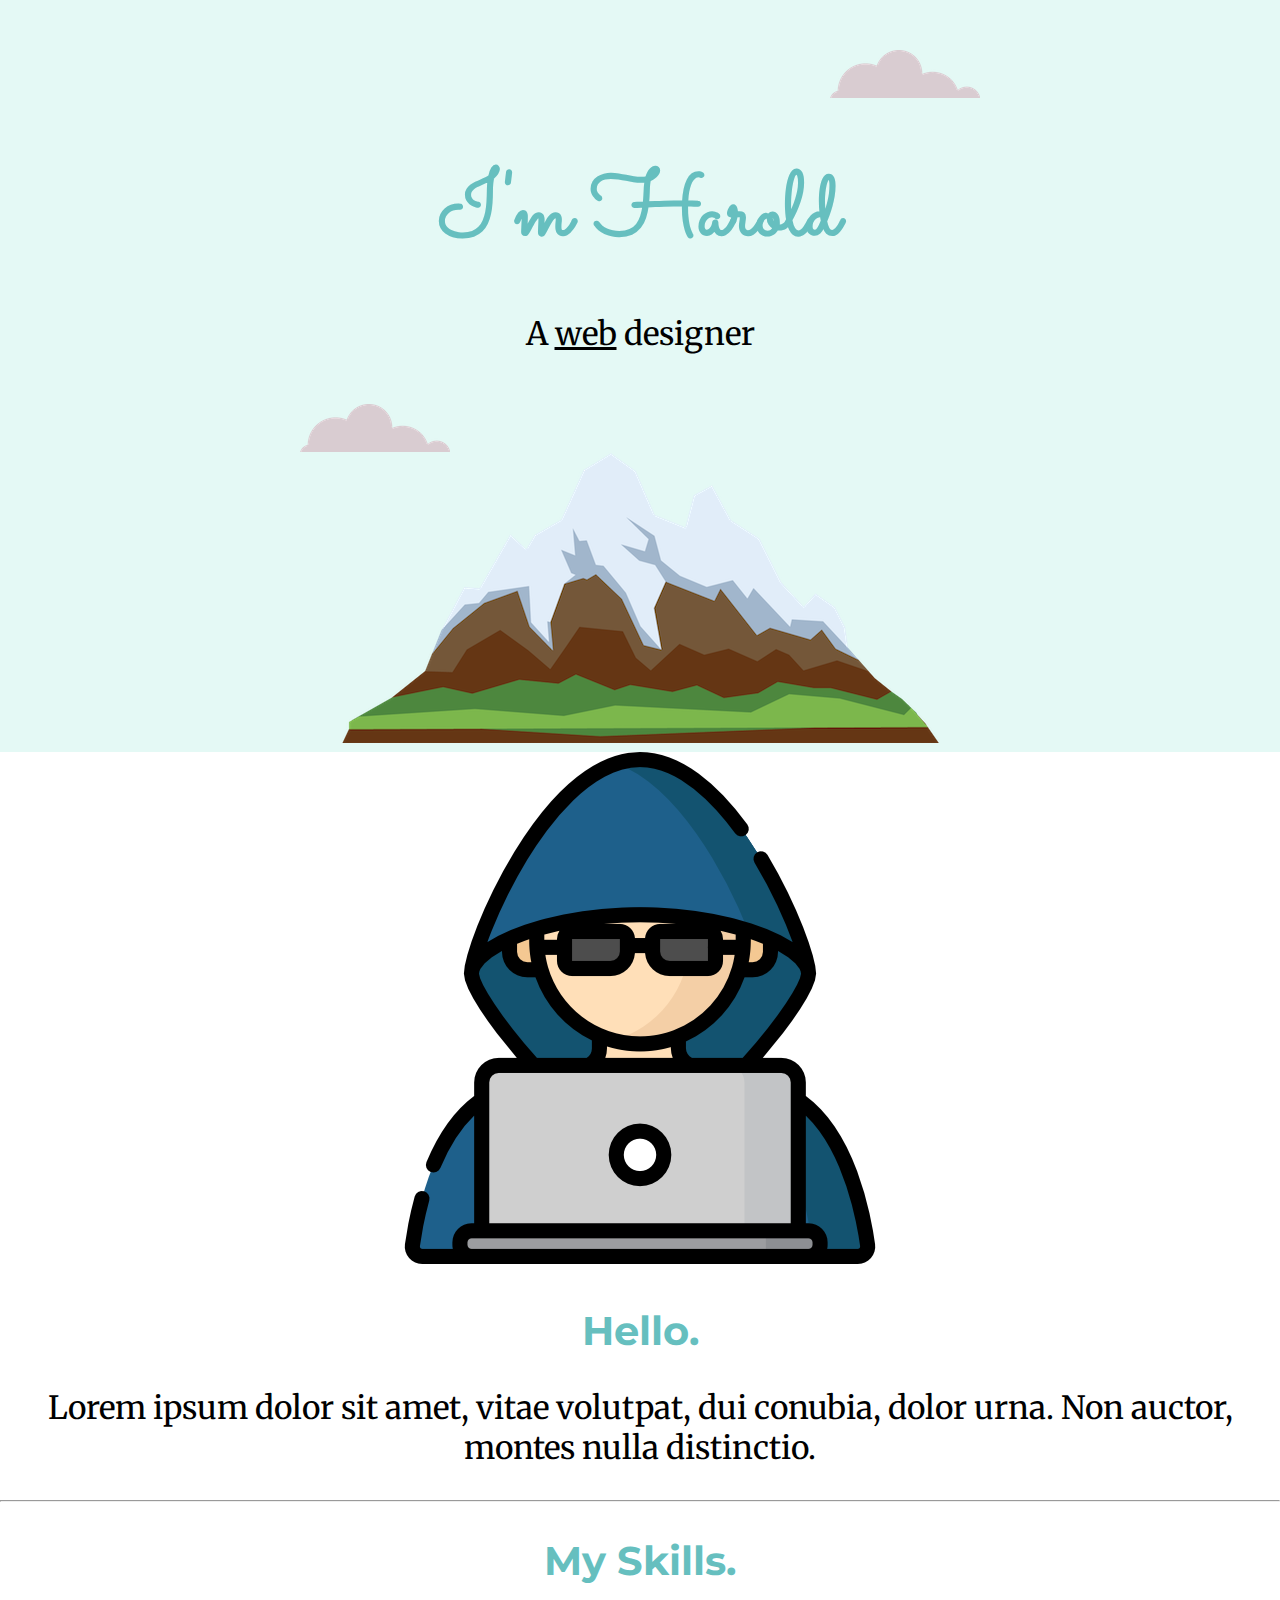
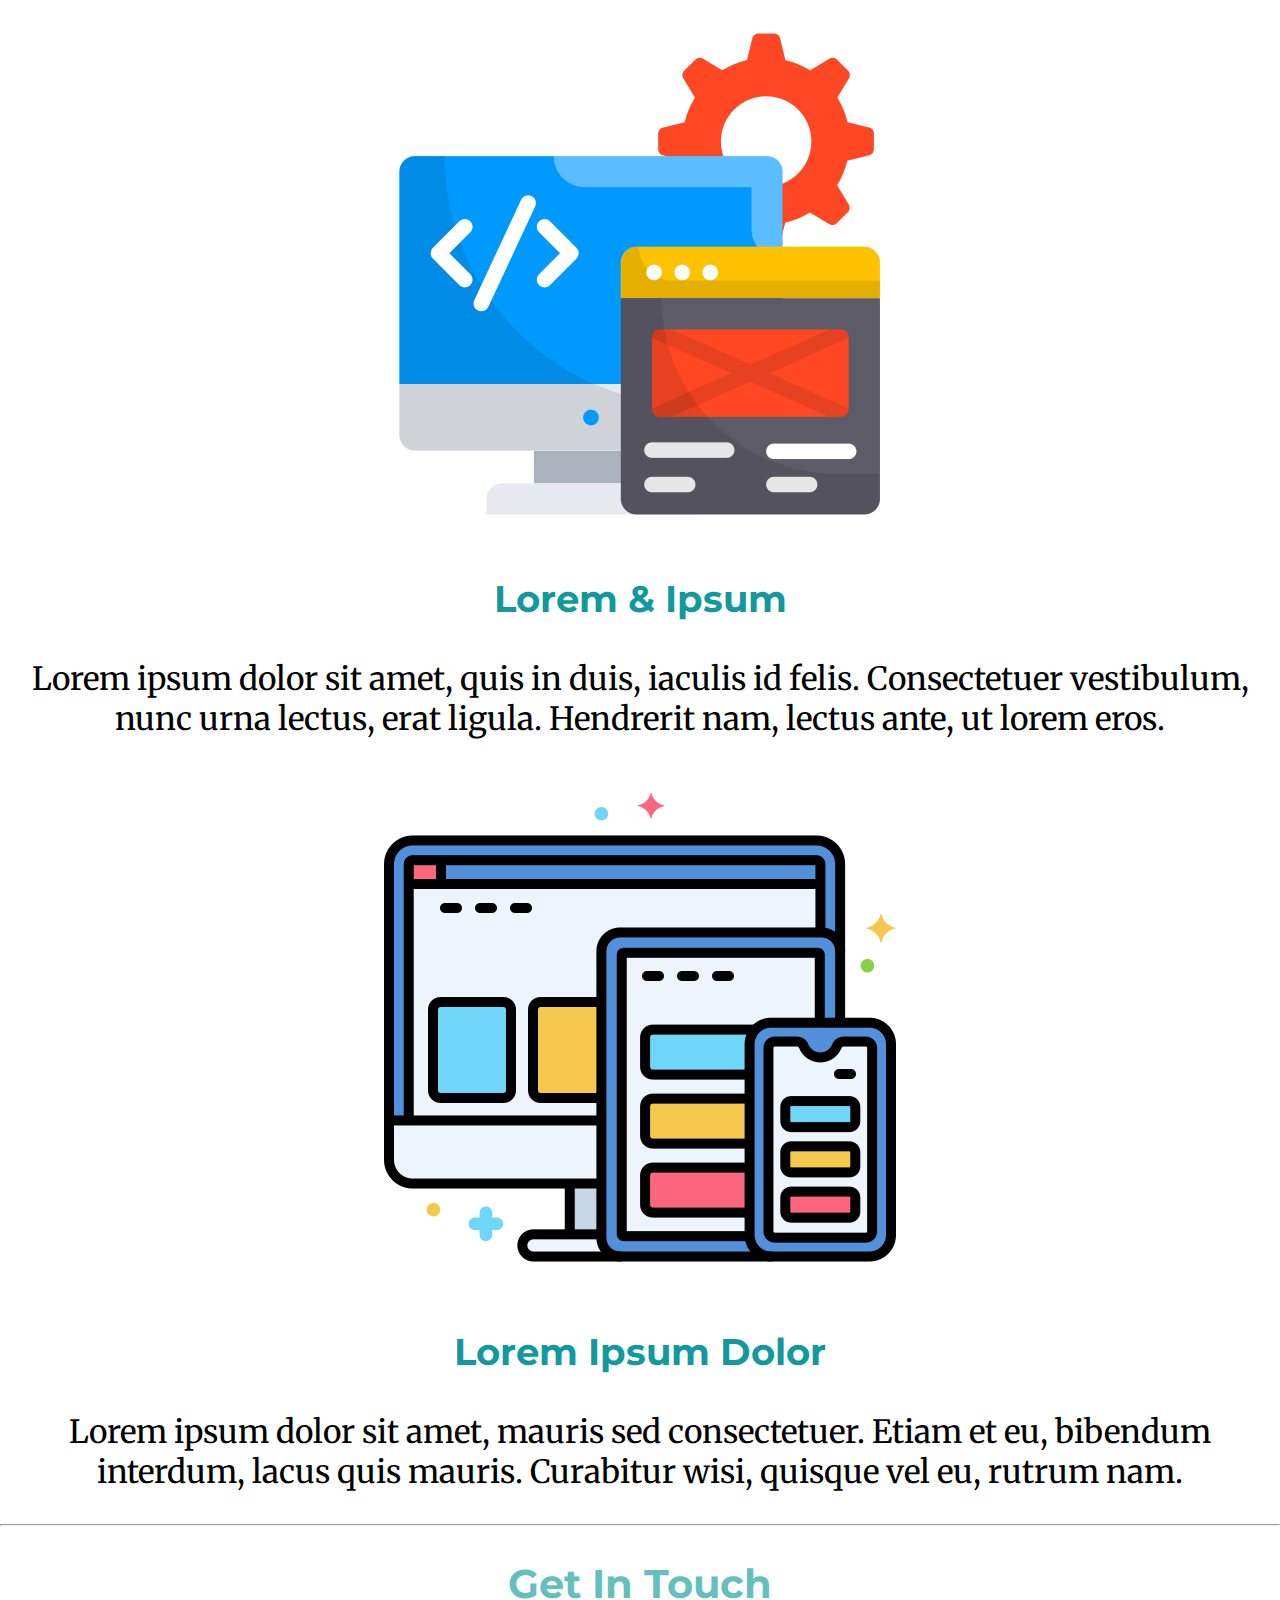
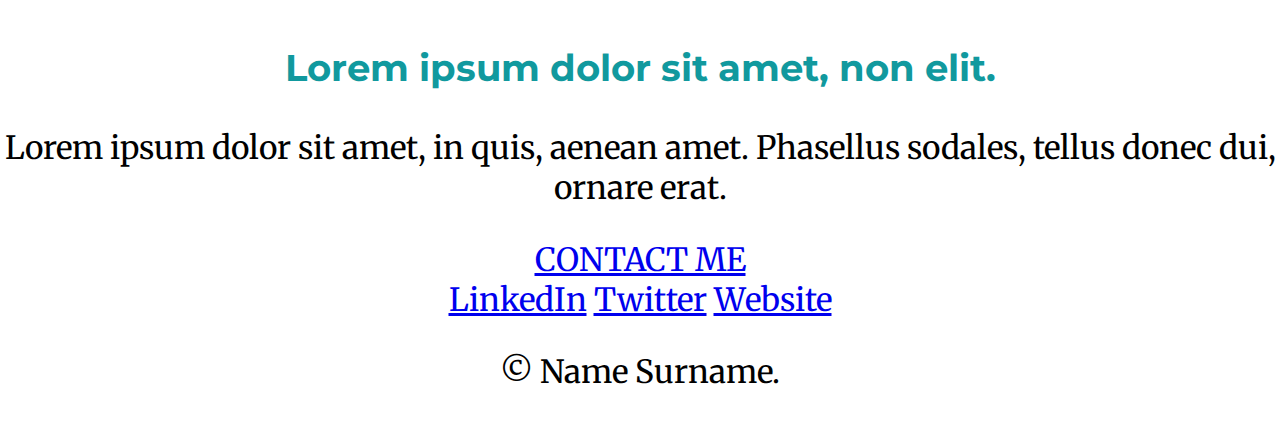
<file: tuto-main/wd/html/index.html>
<!DOCTYPE html>
<html lang="en">
<link rel="stylesheet" href="css/index.css">
<link rel="preconnect" href="https://fonts.googleapis.com">
<link rel="preconnect" href="https://fonts.gstatic.com" crossorigin>
<link href="https://fonts.googleapis.com/css2?family=Merriweather:ital,wght@0,300;0,400;0,700;0,900;1,300;1,400;1,700;1,900&family=Montserrat:ital,wght@0,100..900;1,100..900&family=Sacramento&display=swap" rel="stylesheet">
<head>
    <meta charset="UTF-8">
    <meta name="viewport" content="width=device-width, initial-scale=1.0">
    <title>chupet

    </title>
</head>
<body>
    <div class="top">
        <img class="top-cloud" src="img/cloud.png" alt="cloud-img">
        <h1>I'm Harold</h1>
    <p>A <span class="pro">web</span> designer</p>
    <img class="bottom-cloud" src="img/cloud.png" alt="cloud-img">
    <img src="img/mountain.png" alt="mountain-img">
    </div>
    <div class="middle-container">
        <div class="profile">
          <img src="img/hacker.png" alt="">
          <h2>Hello.</h2>
          <p>Lorem ipsum dolor sit amet, vitae volutpat, dui conubia, dolor urna. Non auctor, montes nulla distinctio.</p>
        </div>
        <hr>
        <div class="skills">
          <h2>My Skills.</h2>
          <div class="skill-row">
            <img class="" src="img/app-development.png" alt="">
            <h3>Lorem & Ipsum</h3>
            <p>Lorem ipsum dolor sit amet, quis in duis, iaculis id felis. Consectetuer vestibulum, nunc urna lectus, erat ligula. Hendrerit nam, lectus ante, ut lorem eros.</p>
          </div>
          <div class="skill-row">
            <img class="" src="img/responsive-design.png" alt="">
            <h3>Lorem Ipsum Dolor</h3>
            <p>Lorem ipsum dolor sit amet, mauris sed consectetuer. Etiam et eu, bibendum interdum, lacus quis mauris. Curabitur wisi, quisque vel eu, rutrum nam.</p>
          </div>
        </div>
        <hr>
        <div class="contact-me">
          <h2>Get In Touch</h2>
          <h3>Lorem ipsum dolor sit amet, non elit.</h3>
          <p>Lorem ipsum dolor sit amet, in quis, aenean amet. Phasellus sodales, tellus donec dui, ornare erat.</p>
          <a class="btn" href="mailto:name@email.com">CONTACT ME</a>
        </div>
      </div>
      
      
      <div class="bottom-container">
        <a class="footer-link" href="https://www.linkedin.com/">LinkedIn</a>
        <a class="footer-link" href="https://twitter.com/">Twitter</a>
        <a class="footer-link" href="https://www.appbrewery.co/">Website</a>
        <p>© Name Surname.</p>
      </div>
      
</body>
</html>
</file>
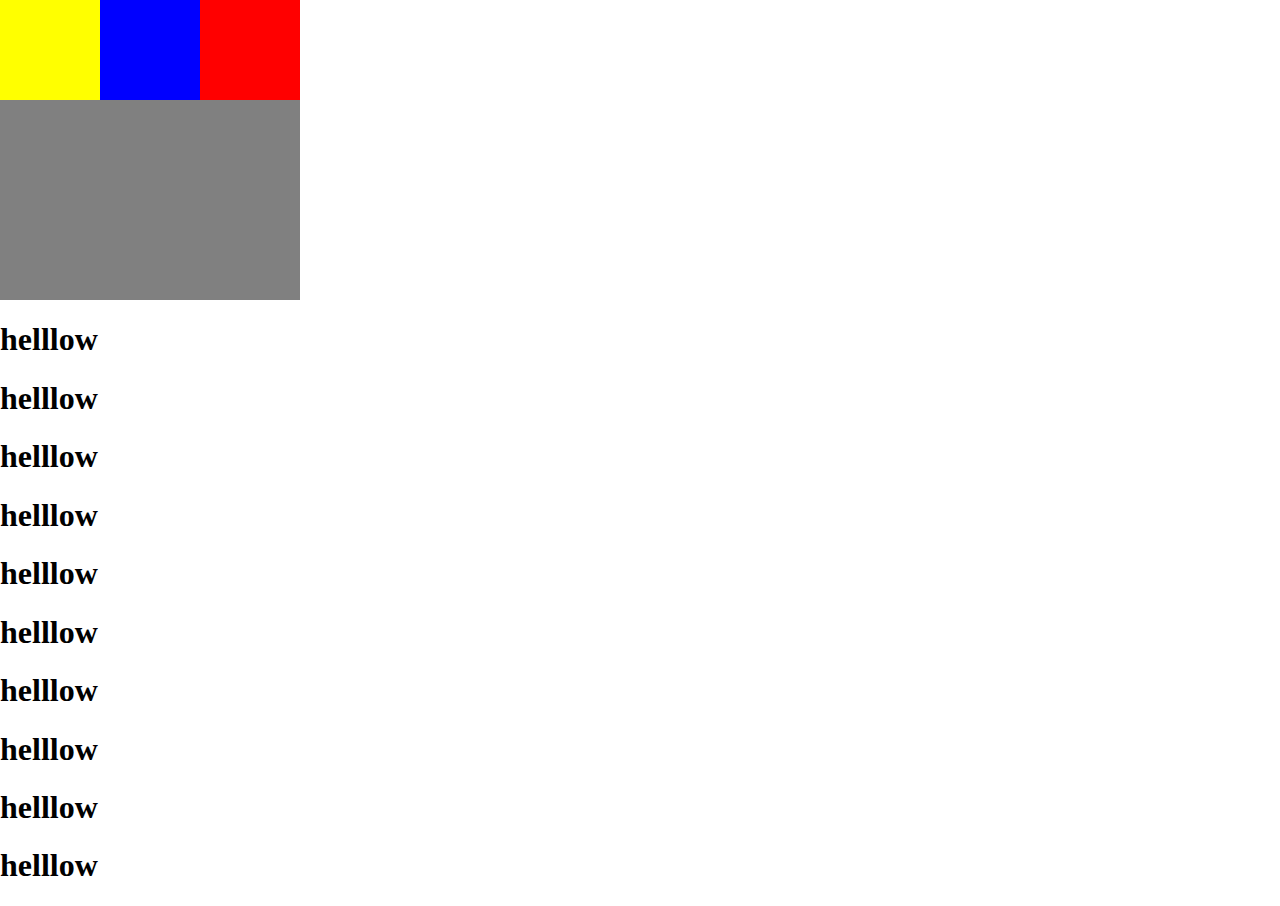
<file: tuto-main/wd/html/test.html>
<!DOCTYPE html>
<html lang="en">
<link rel="stylesheet" href="css/test.css">
<head>
    <meta charset="UTF-8">
    <meta name="viewport" content="width=device-width, initial-scale=1.0">
    <title>chupet

    </title>
</head>
<body>
    <div class="container">
        <div class="red"></div>
    </div>
    <div class="blue"></div>
    <div class="yellow"></div>
    <h1>helllow</h1>
    <h1>helllow</h1>
    <h1>helllow</h1>
    <h1>helllow</h1>
    <h1>helllow</h1>
    <h1>helllow</h1>
    <h1>helllow</h1>
    <h1>helllow</h1>
    <h1>helllow</h1>
    <h1>helllow</h1>
</body>
</html>
</file>
<file: tuto-main/wd/html/css/index.css>
body{
    margin: 0;
    text-align: center;
    font-family: "Merriweather", serif;
    font-size: 200%;

}
h1{
    margin: 50px auto 0 auto;
    font-family: "Sacramento", cursive;
    font-size: 5.625rem;
    color: #66BFBF;

}
h2{
    font-family: "Montserrat", sans-serif;
    font-size: 2.5rem;
    color: #66BFBF;
}
h3{
    font-family: "Montserrat", sans-serif;
    color: #11999E;

}
.top{
    background-color: #E4F9F5;
    position: relative;
    padding-top: 100px;
}
.mid{
    border: solid 20px;
    height: 100px;
    width: 100px;
    margin-left: 145px;
    background-color: #424f85;
}
.bottom{
    border: solid 10px;
    height: 100px;
    width: 100px;
    margin-left: 285px;
    background-color: #162975;
}
.pro{
    text-decoration: underline;
}
.top-cloud{
    position: absolute;
    right: 300px;
    top: 50px;
}
.bottom-cloud{
    position: absolute;
    left: 300px;
    bottom: 300px;
}
</file>
<file: tuto-main/wd/html/css/test.css>
body{
    margin: 0;
}
.container{
    background-color: gray;
    position: relative;
    width: 300px;
    height: 300px;

}
.red{
    width: 100px;
    height: 100px;
    background-color: red;
    position: absolute;
    right: 0px;

}
.blue{
    width: 100px;
    height: 100px;
    background-color: blue;
    position: absolute;
    left: 100px;
    top: 0;

}
.yellow{
    width: 100px;
    height: 100px;
    background-color: yellow;
    position: fixed;
    top: 0;
}
</file>
